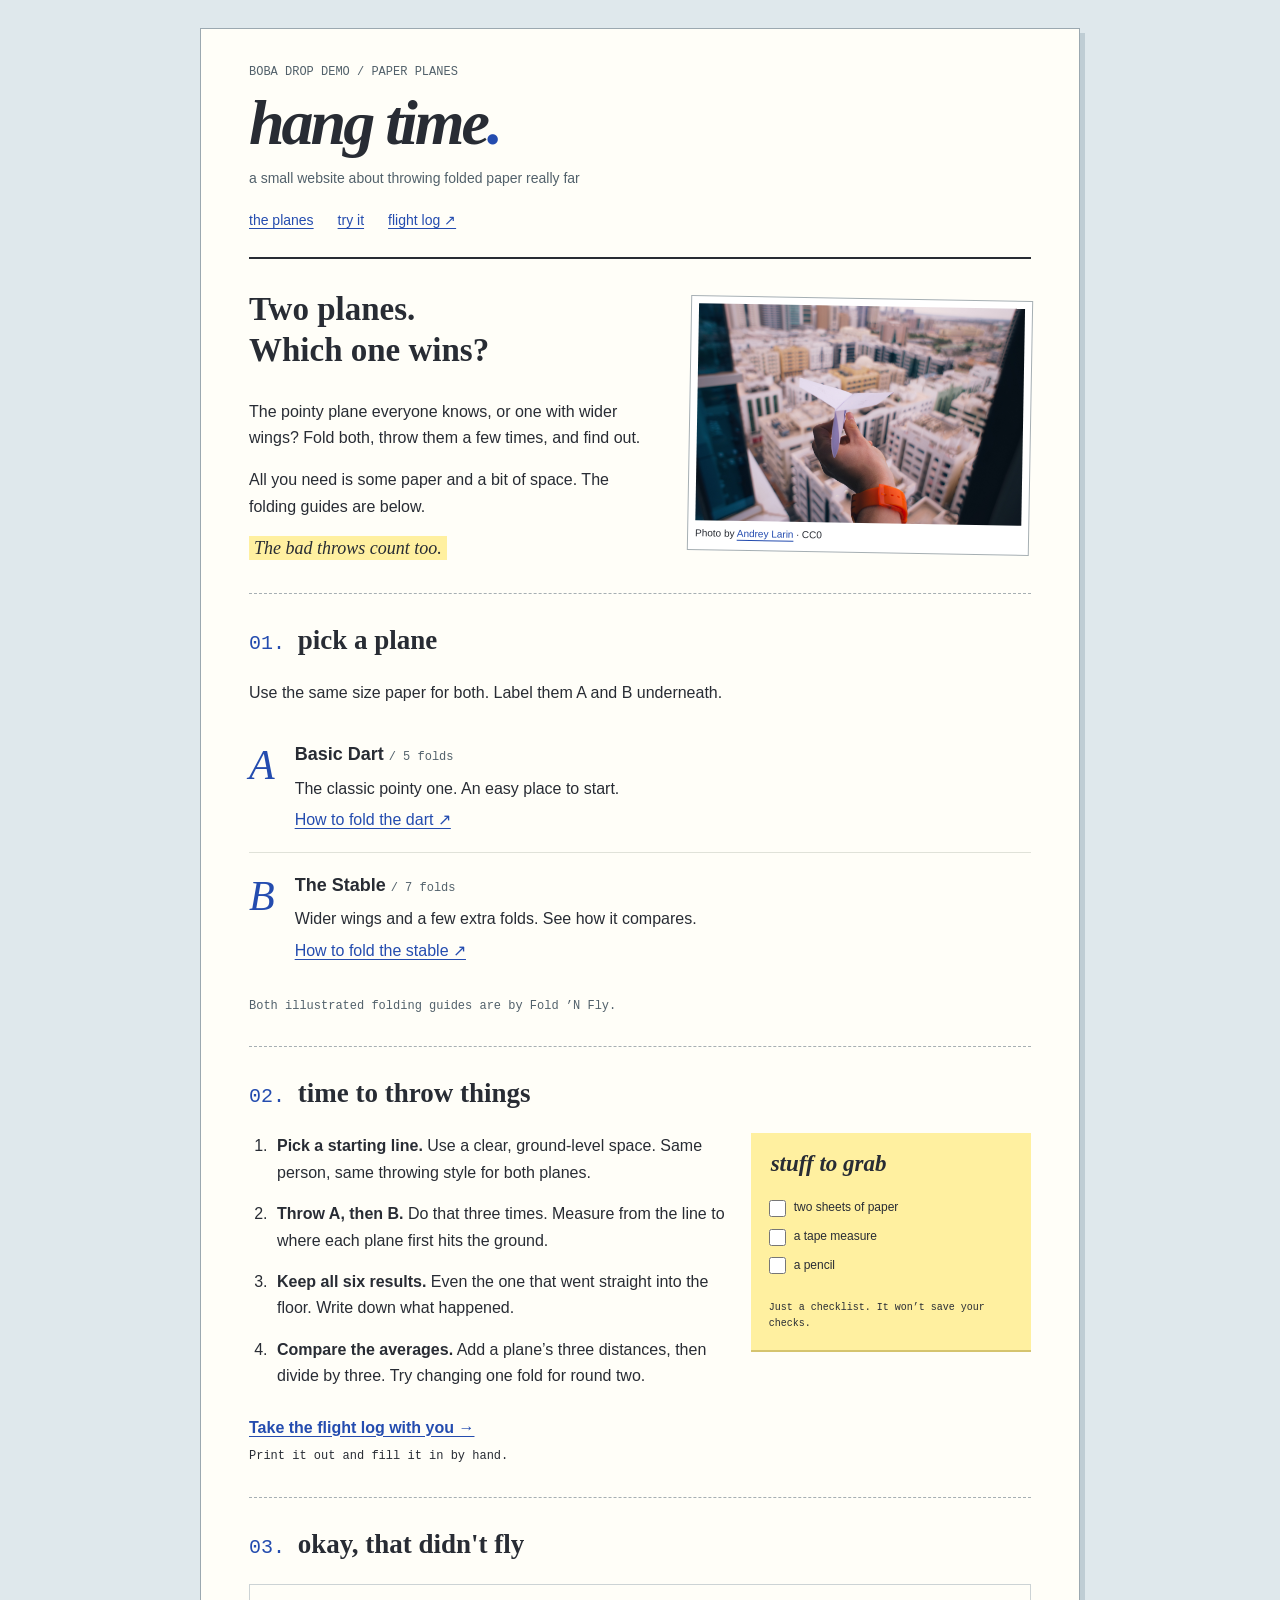
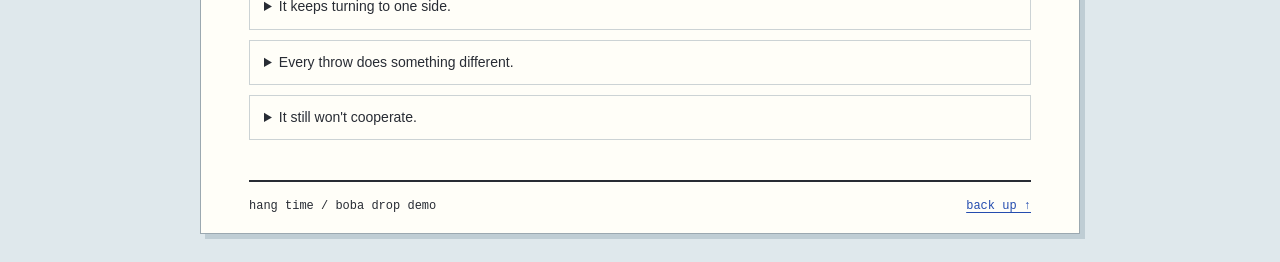
<file: index.html>
<!DOCTYPE html>
<html lang="en">
<head>
  <meta charset="UTF-8">
  <meta name="viewport" content="width=device-width, initial-scale=1">
  <meta name="description" content="Hang Time: two paper planes, six throws, and a notebook for the results. A Boba Drop demo.">
  <title>hang time — paper planes</title>
  <link rel="stylesheet" href="style.css">
</head>
<body id="top">
  <a class="skip-link" href="#main">Skip to content</a>
  <div class="page">
    <header class="site-header">
      <p class="small">BOBA DROP DEMO / PAPER PLANES</p>
      <h1>hang time<span aria-hidden="true">.</span></h1>
      <p class="tagline">a small website about throwing folded paper really far</p>
      <nav aria-label="Main navigation">
        <a href="#fold">the planes</a>
        <a href="#fly">try it</a>
        <a href="flight-log.html">flight log ↗</a>
      </nav>
    </header>

    <main id="main">
      <section class="intro" aria-labelledby="intro-title">
        <div>
          <h2 id="intro-title">Two planes.<br>Which one wins?</h2>
          <p>The pointy plane everyone knows, or one with wider wings? Fold both, throw them a few times, and find out.</p>
          <p>All you need is some paper and a bit of space. The folding guides are below.</p>
          <p class="pencil-note">The bad throws count too.</p>
        </div>
        <figure>
          <img src="paper-plane.jpg" width="4719" height="3146" alt="A hand holding a white paper airplane against a city background.">
          <figcaption>Photo by <a href="https://commons.wikimedia.org/wiki/File:Paper_plane_(Unsplash).jpg">Andrey Larin</a> · CC0</figcaption>
        </figure>
      </section>

      <section id="fold">
        <h2><span class="number">01.</span> pick a plane</h2>
        <p>Use the same size paper for both. Label them A and B underneath.</p>
        <article class="plane">
          <span class="plane-letter" aria-hidden="true">A</span>
          <div>
            <h3>Basic Dart <span class="small">/ 5 folds</span></h3>
            <p>The classic pointy one. An easy place to start.</p>
            <a href="https://www.foldnfly.com/1.html">How to fold the dart ↗</a>
          </div>
        </article>
        <article class="plane">
          <span class="plane-letter" aria-hidden="true">B</span>
          <div>
            <h3>The Stable <span class="small">/ 7 folds</span></h3>
            <p>Wider wings and a few extra folds. See how it compares.</p>
            <a href="https://www.foldnfly.com/2.html">How to fold the stable ↗</a>
          </div>
        </article>
        <p class="small credit">Both illustrated folding guides are by Fold ’N Fly.</p>
      </section>

      <section id="fly">
        <h2><span class="number">02.</span> time to throw things</h2>
        <div class="test-layout">
          <ol>
            <li><strong>Pick a starting line.</strong> Use a clear, ground-level space. Same person, same throwing style for both planes.</li>
            <li><strong>Throw A, then B.</strong> Do that three times. Measure from the line to where each plane first hits the ground.</li>
            <li><strong>Keep all six results.</strong> Even the one that went straight into the floor. Write down what happened.</li>
            <li><strong>Compare the averages.</strong> Add a plane’s three distances, then divide by three. Try changing one fold for round two.</li>
          </ol>
          <aside class="note">
            <fieldset>
              <legend>stuff to grab</legend>
              <label><input type="checkbox"> two sheets of paper</label>
              <label><input type="checkbox"> a tape measure</label>
              <label><input type="checkbox"> a pencil</label>
            </fieldset>
            <p class="small">Just a checklist. It won’t save your checks.</p>
          </aside>
        </div>
        <p class="log-link"><a href="flight-log.html">Take the flight log with you →</a><br><span class="small">Print it out and fill it in by hand.</span></p>
      </section>

      <section class="fixes" aria-labelledby="fix-title">
        <h2 id="fix-title"><span class="number">03.</span> okay, that didn't fly</h2>
        <details>
          <summary>It keeps turning to one side.</summary>
          <p>Compare the wings. Is one folded differently or bent at the edge? Fix one obvious mismatch, then try another throw.</p>
        </details>
        <details>
          <summary>Every throw does something different.</summary>
          <p>Keep your grip and throwing motion consistent. Check for wind or a nearby fan before changing the plane.</p>
        </details>
        <details>
          <summary>It still won't cooperate.</summary>
          <p>Try a fresh copy. After enough crashes, a bent nose or loose crease can make the original hard to test.</p>
        </details>
      </section>
    </main>

    <footer class="site-footer"><span>hang time / boba drop demo</span><a href="#top">back up ↑</a></footer>
  </div>
</body>
</html>
</file>
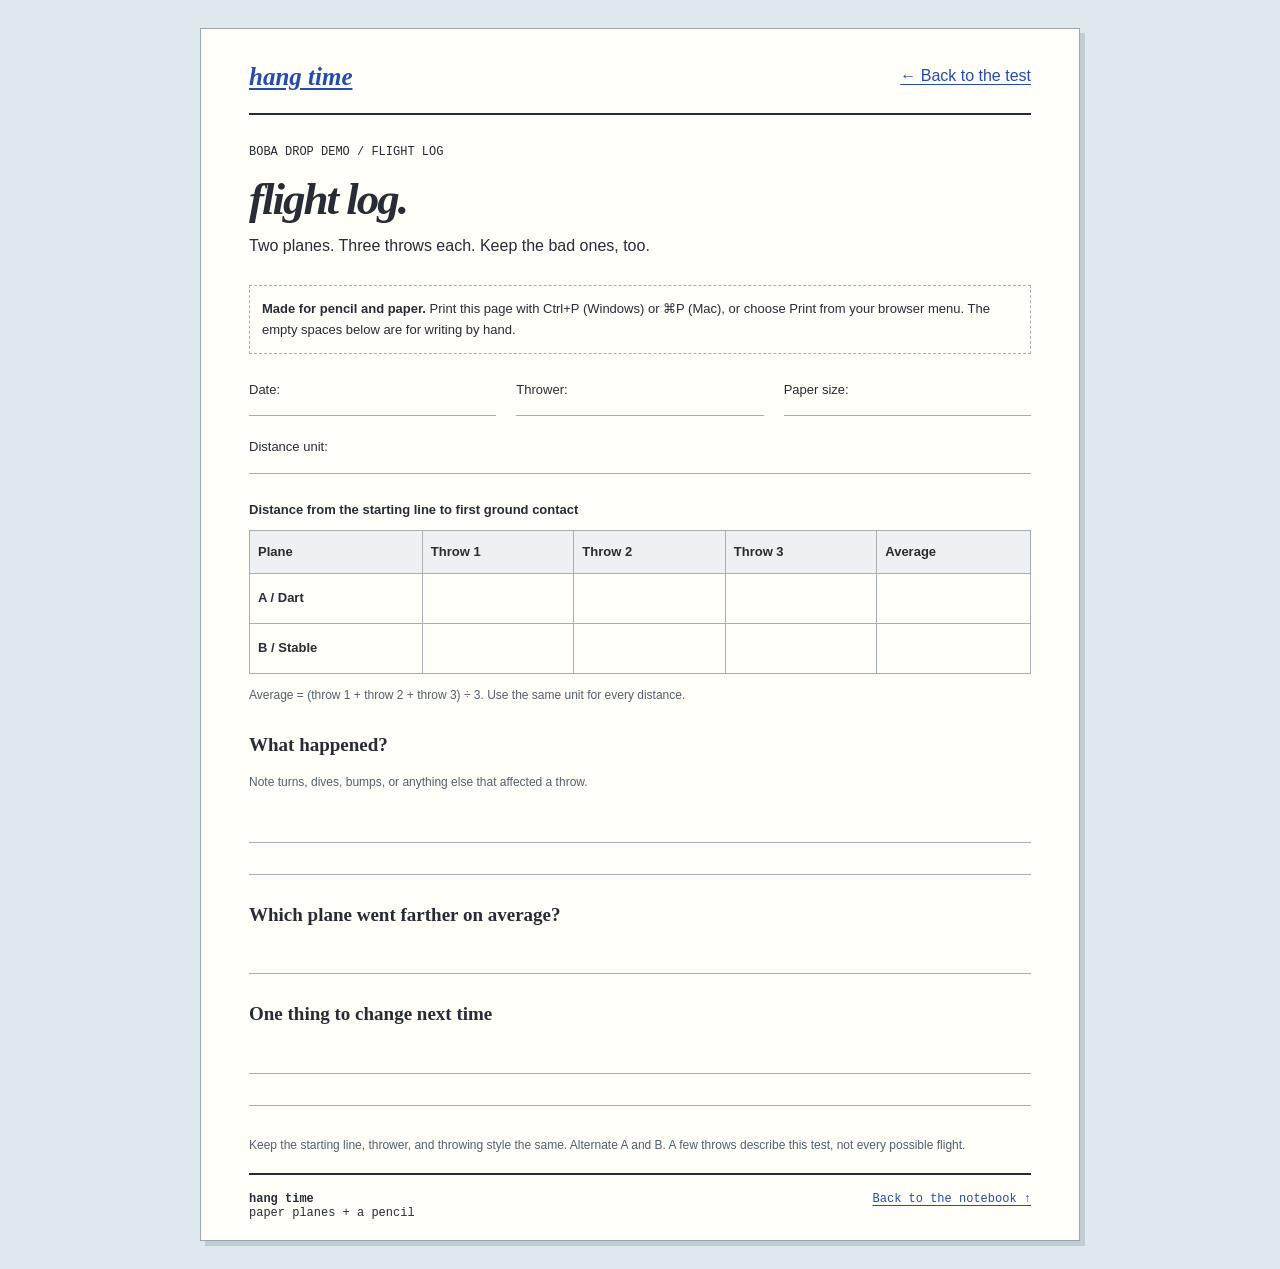
<file: flight-log.html>
<!DOCTYPE html>
<html lang="en">
<head>
  <meta charset="UTF-8">
  <meta name="viewport" content="width=device-width, initial-scale=1">
  <meta name="description" content="A printable flight log for comparing two paper airplanes over six throws.">
  <title>Flight log — Hang Time</title>
  <link rel="stylesheet" href="style.css">
</head>
<body>
  <a class="skip-link" href="#main">Skip to flight log</a>
  <div class="page log-page">
    <header class="site-header"><a class="wordmark" href="index.html">hang time<span class="logo-dot" aria-hidden="true">●</span></a><a href="index.html#fly">← Back to the test</a></header>
    <main id="main">
      <div class="sheet-header"><p class="eyebrow">BOBA DROP DEMO / FLIGHT LOG</p><h1>flight log.</h1><p>Two planes. Three throws each. Keep the bad ones, too.</p></div>
      <p class="print-help"><strong>Made for pencil and paper.</strong> Print this page with Ctrl+P (Windows) or ⌘P (Mac), or choose Print from your browser menu. The empty spaces below are for writing by hand.</p>
      <div class="write-fields"><p>Date:</p><p>Thrower:</p><p>Paper size:</p><p>Distance unit:</p></div>
      <table>
        <caption>Distance from the starting line to first ground contact</caption>
        <thead><tr><th scope="col">Plane</th><th scope="col">Throw 1</th><th scope="col">Throw 2</th><th scope="col">Throw 3</th><th scope="col">Average</th></tr></thead>
        <tbody><tr><th scope="row">A / Dart</th><td></td><td></td><td></td><td></td></tr><tr><th scope="row">B / Stable</th><td></td><td></td><td></td><td></td></tr></tbody>
      </table>
      <p class="sheet-note">Average = (throw 1 + throw 2 + throw 3) ÷ 3. Use the same unit for every distance.</p>
      <section class="writing-area"><h2>What happened?</h2><p class="sheet-note">Note turns, dives, bumps, or anything else that affected a throw.</p><div class="writing-line"></div><div class="writing-line"></div></section>
      <section class="writing-area"><h2>Which plane went farther on average?</h2><div class="writing-line"></div></section>
      <section class="writing-area"><h2>One thing to change next time</h2><div class="writing-line"></div><div class="writing-line"></div></section>
      <p class="sheet-note">Keep the starting line, thrower, and throwing style the same. Alternate A and B. A few throws describe this test, not every possible flight.</p>
    </main>
    <footer class="site-footer"><p><strong>hang time</strong><br>paper planes + a pencil</p><a href="index.html">Back to the notebook ↑</a></footer>
  </div>
</body>
</html>
</file>
<file: style.css>
/* Page and links */
* { box-sizing: border-box; }
body {
  margin: 0;
  padding: 28px 16px;
  background: #dfe8ec;
  color: #282c34;
  font: 16px/1.65 Verdana, Arial, sans-serif;
}
a { color: #244caf; text-underline-offset: 3px; }
a:hover { color: #952d26; }
a:focus-visible, summary:focus-visible, input:focus-visible {
  outline: 3px solid #244caf;
  outline-offset: 4px;
}
h1, h2, h3, p { margin-top: 0; }
h2 { font: bold 27px/1.25 Georgia, serif; }
h3 { font-size: 18px; margin-bottom: 6px; }
p { margin-bottom: 16px; }
.page {
  max-width: 880px;
  margin: auto;
  padding: 34px 48px 20px;
  background: #fffef8;
  border: 1px solid #9ba8b0;
  box-shadow: 5px 5px 0 #bfcdd4;
}
.small { font: 12px/1.6 "Courier New", monospace; }
.skip-link { position: absolute; top: -100px; background: white; padding: 10px; }
.skip-link:focus { top: 8px; }

/* Notebook heading */
.site-header { padding-bottom: 22px; border-bottom: 2px solid #282c34; }
.site-header .small { color: #52616b; margin-bottom: 6px; }
h1 { font: bold italic 64px/1.1 Georgia, serif; letter-spacing: -3px; margin-bottom: 8px; }
h1 span { color: #244caf; }
.tagline { color: #52616b; font-size: 14px; }
nav { display: flex; flex-wrap: wrap; gap: 12px 24px; font-size: 14px; }
nav a { padding: 3px 0; }
section { padding: 30px 0; border-bottom: 1px dashed #a6afb3; scroll-margin-top: 16px; }
.number { color: #244caf; font: 20px "Courier New", monospace; margin-right: 6px; }

/* Opening text and photo */
.intro { display: grid; grid-template-columns: 1.2fr 1fr; gap: 30px; align-items: center; }
.intro h2 { font-size: 33px; }
figure { margin: 0; padding: 7px; border: 1px solid #a6afb3; background: white; transform: rotate(1deg); }
figure img { display: block; width: 100%; height: auto; }
figcaption { font-size: 10px; margin-top: 5px; }
.pencil-note { display: inline; background: #fff0a0; padding: 2px 5px; font: italic 18px Georgia, serif; }

/* Plane entries */
.plane { display: flex; align-items: start; gap: 20px; padding: 18px 0; }
.plane + .plane { border-top: 1px solid #e0e2d9; }
.plane-letter { color: #244caf; font: italic 42px/1.2 Georgia, serif; }
.plane h3 .small { color: #52616b; font-weight: normal; white-space: nowrap; }
.plane p { margin-bottom: 5px; }
.credit { color: #52616b; margin: 15px 0 0; }

/* Experiment and checklist */
.test-layout { display: grid; grid-template-columns: 1.7fr 1fr; gap: 25px; align-items: start; }
ol { margin: 0; padding-left: 23px; }
li { padding: 0 0 15px 5px; }
.note { background: #fff0a0; padding: 18px; border-bottom: 2px solid #d5c46f; }
fieldset { padding: 0; margin: 0; border: 0; }
legend { font: bold italic 23px Georgia, serif; margin-bottom: 12px; }
label { display: flex; align-items: center; gap: 8px; margin: 9px 0; font-size: 12px; cursor: pointer; }
input[type="checkbox"] { accent-color: #244caf; width: 17px; height: 17px; flex-shrink: 0; margin: 0; }
.note p { margin: 15px 0 0; font-size: 10px; }
.log-link { margin: 10px 0 0; }
.log-link > a { font-weight: bold; }

/* Click-to-open notes use HTML details. */
.fixes { border-bottom: 0; }
details { margin: 10px 0; border: 1px solid #ccd3d5; padding: 10px 14px; }
summary { cursor: pointer; font-size: 14px; }
summary:hover { color: #244caf; }
details p { margin: 12px 0 0; font-size: 14px; }
.site-footer { display: flex; flex-wrap: wrap; justify-content: space-between; gap: 15px; border-top: 2px solid #282c34; padding-top: 17px; font: 12px "Courier New", monospace; }
.site-footer p { margin: 0; }

/* Printable flight sheet */
.log-page { max-width: 880px; }
.wordmark { font: bold italic 25px Georgia, serif; }
.log-page .site-header { display: flex; flex-wrap: wrap; justify-content: space-between; gap: 15px; }
.logo-dot { display: none; }
.sheet-header { padding: 30px 0 10px; }
.eyebrow { font: 12px "Courier New", monospace; }
.sheet-header h1 { font-size: 45px; letter-spacing: -2px; }
.print-help { padding: 12px; border: 1px dashed #a6afb3; font-size: 13px; }
.write-fields { display: flex; flex-wrap: wrap; gap: 20px; margin: 25px 0; }
.write-fields p { flex: 1 1 220px; border-bottom: 1px solid #a6afb3; padding-bottom: 15px; font-size: 13px; margin: 0; }
table { border-collapse: collapse; width: 100%; font-size: 13px; }
caption { text-align: left; padding-bottom: 10px; font-weight: bold; }
th, td { padding: 10px 8px; border: 1px solid #a6afb3; text-align: left; }
thead { background: #eef1f3; }
td { height: 50px; }
.sheet-note { font-size: 12px; margin: 12px 0 18px; color: #52616b; }
.writing-area { border: 0; padding: 10px 0 18px; }
.writing-area h2 { font-size: 19px; }
.writing-line { height: 32px; border-bottom: 1px solid #a6afb3; }

@media (max-width: 650px) {
  body { padding: 12px 10px; }
  .page { padding: 25px 22px 20px; box-shadow: 3px 3px 0 #bfcdd4; }
  h1 { font-size: 52px; }
  .intro, .test-layout { grid-template-columns: 1fr; }
  figure { max-width: 360px; }
  .note { max-width: 300px; }
  .plane { gap: 15px; }
  .plane h3 .small { display: block; }
  th, td { padding: 10px 4px; font-size: 11px; }
  .sheet-header h1 { font-size: 37px; }
}

@media print {
  @page { margin: 14mm; }
  body { background: white; padding: 0; font-size: 11pt; }
  .page { max-width: none; padding: 0; border: 0; box-shadow: none; }
  .site-header, .site-footer, .print-help, .skip-link { display: none; }
  .sheet-header { padding: 0 0 10px; }
  .sheet-header h1 { font-size: 32pt; }
  .write-fields { margin: 15px 0; }
  .write-fields p { flex-basis: 200px; }
  .writing-area { break-inside: avoid; }
  td { height: 40px; }
  .writing-line { height: 26px; }
}
</file>
